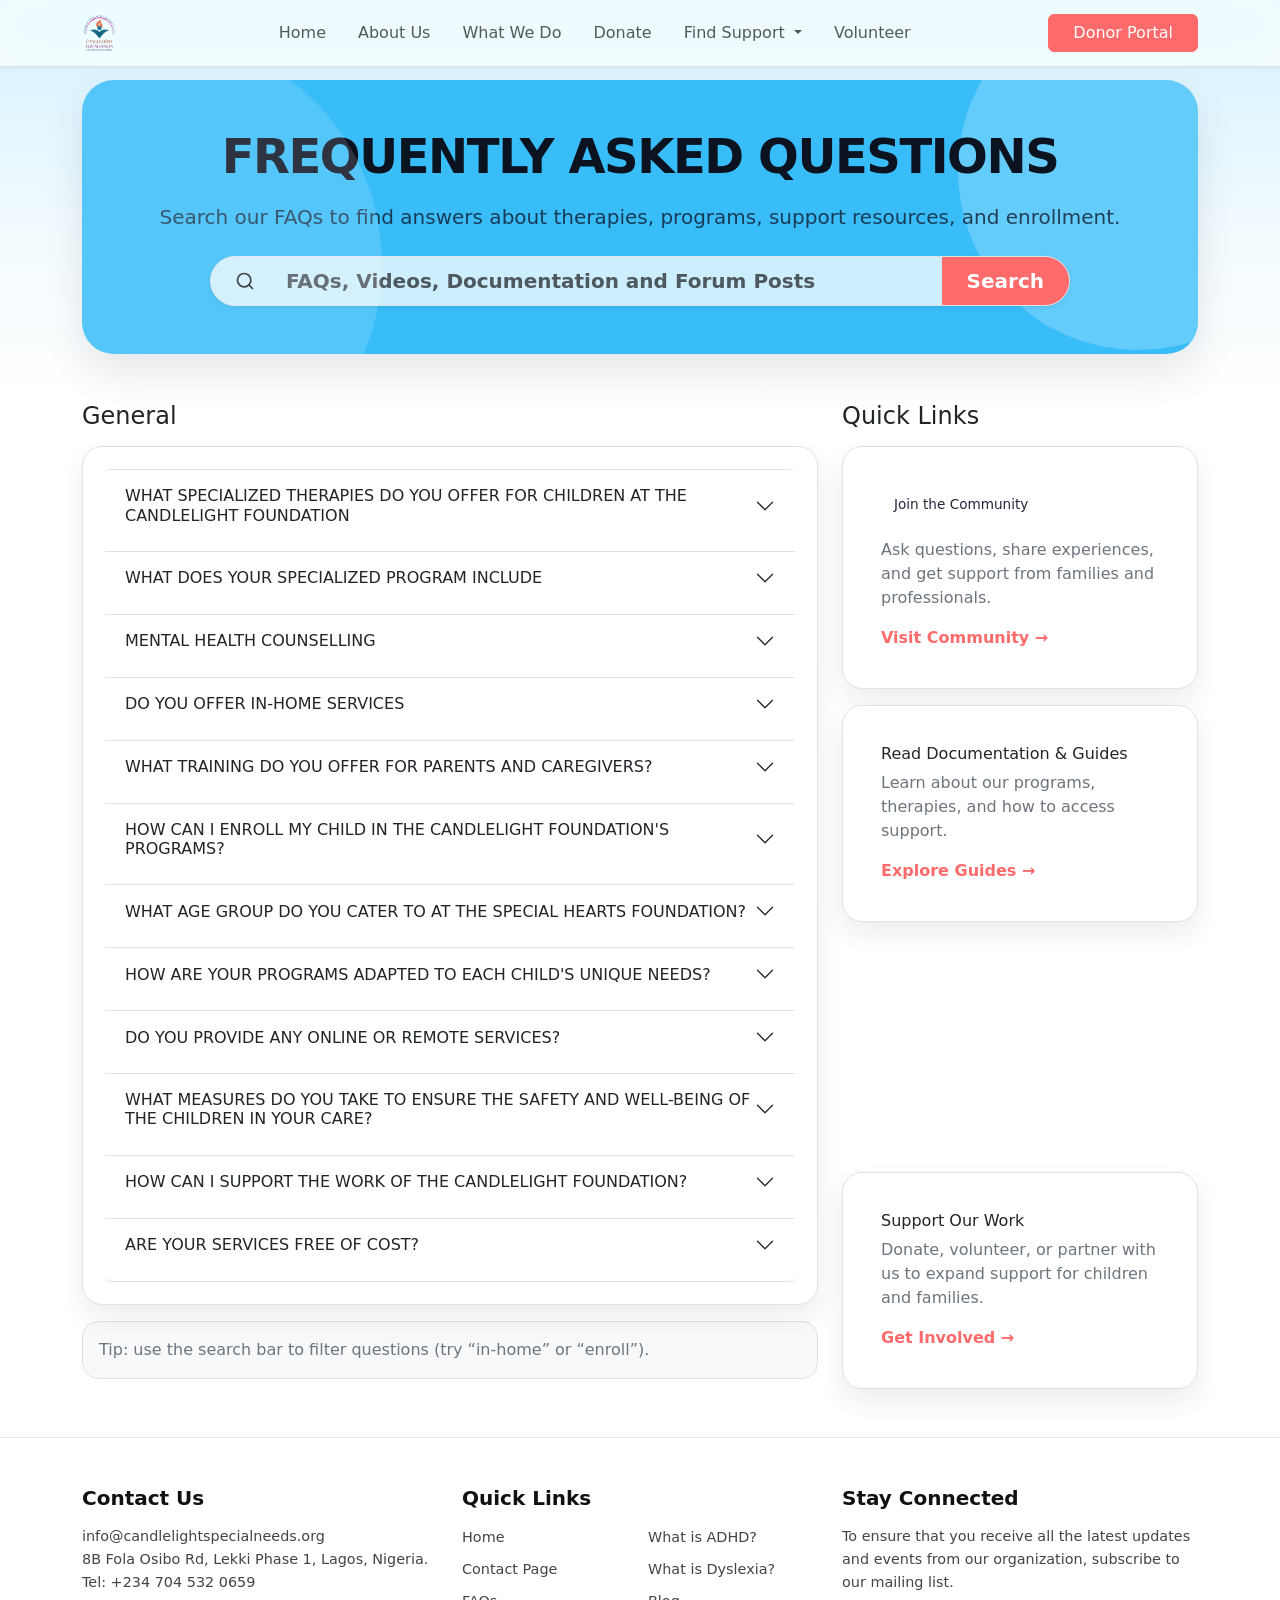
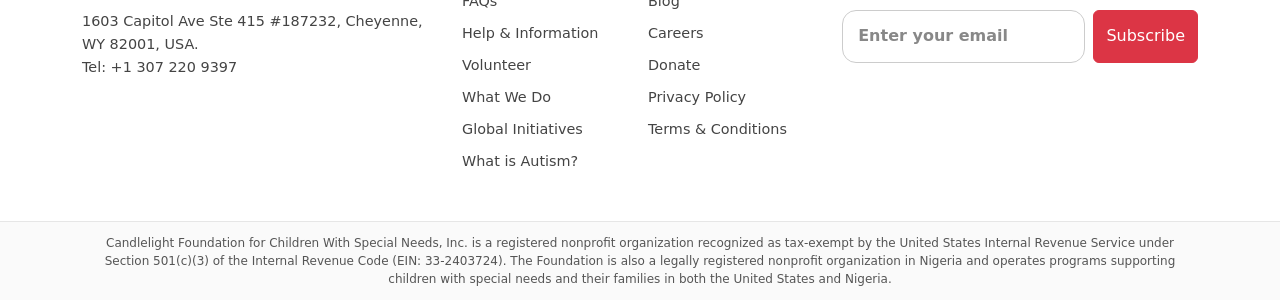
<file: faq.html>
<!doctype html>
<html lang="en">
<head>
  <meta charset="UTF-8" />
  <meta name="viewport" content="width=device-width, initial-scale=1.0" />
  <title>FAQs • Candlelight Foundation</title>
  <link rel="icon" type="image/svg+xml" href="favicon.svg" />

  <!-- Bootstrap 5 -->
  <link href="https://cdn.jsdelivr.net/npm/bootstrap@5.3.3/dist/css/bootstrap.min.css" rel="stylesheet">
  <link rel="stylesheet" href="css/styles.css" />

</head>

<body class="bg-white">

  <!-- NAVBAR -->
  <nav
    class="navbar navbar-expand-lg navbar-light bg-white bg-opacity-75 backdrop-blur shadow-sm border-bottom fixed-top"
  >
    <div class="container">
      <a class="navbar-brand d-flex align-items-center" href="index.html">
        <img
          src="assets/images/logo-candlelight.svg"
          alt="Candlelight Logo"
          height="40"
          class="me-2"
        />
        <!-- <span class="fw-semibold">Candlelight</span> -->
      </a>
      <button
        class="navbar-toggler"
        type="button"
        data-bs-toggle="collapse"
        data-bs-target="#mainNav"
        aria-controls="mainNav"
        aria-expanded="false"
        aria-label="Toggle navigation"
      >
        <span class="navbar-toggler-icon"></span>
      </button>
      <div class="collapse navbar-collapse" id="mainNav">
        <div class="d-flex justify-content-end p-4 d-lg-none">
          <button class="navbar-close-btn" aria-label="Close menu">
            <svg xmlns="http://www.w3.org/2000/svg" width="24" height="24" viewBox="0 0 24 24" fill="none" stroke="currentColor" stroke-width="2" stroke-linecap="round" stroke-linejoin="round">
              <line x1="18" y1="6" x2="6" y2="18"></line>
              <line x1="6" y1="6" x2="18" y2="18"></line>
            </svg>
          </button>
        </div>
        <ul class="navbar-nav mx-auto gap-3">
          <li class="nav-item">
            <a class="nav-link" href="index.html">Home</a>
          </li>
          <li class="nav-item">
            <a class="nav-link" href="#">About Us</a>
          </li>
          <li class="nav-item">
            <a class="nav-link" href="#">What We Do</a>
          </li>
          <li class="nav-item"><a class="nav-link" href="#">Donate</a></li>
          <li class="nav-item dropdown">
            <a
              class="nav-link dropdown-toggle"
              href="#"
              role="button"
              data-bs-toggle="dropdown"
              aria-expanded="false"
            >
              Find Support
            </a>
            <ul class="dropdown-menu">
              <li>
                <a class="dropdown-item" href="help-and-information.html">Help and Information</a>
              </li>
              <li><a class="dropdown-item" href="faq.html">FAQ</a></li>
              <li>
                <a class="dropdown-item" href="contact-page.html">Contact Page</a>
              </li>
            </ul>
          </li>
          <li class="nav-item"><a class="nav-link" href="#">Volunteer</a></li>
        </ul>
        <a
          class="btn px-4"
          href="#"
          style="
            background-color: #ff6b6b;
            color: white;
            border-color: #ff6b6b;
          "
          >Donor Portal</a
        >
      </div>
    </div>
  </nav>

  <!-- HERO -->
  <section class="hero-wrap py-4 py-md-5" style="padding-top: 80px !important;">
    <div class="container">
      <div class="hero-card rounded-hero shadow-soft p-4 p-md-5 scroll-zoom-in">
        <div class="hero-content text-center">
          <h1 class="display-4 fw-bold mb-3" style="letter-spacing:-.03em; color:#0b1220; font-size: clamp(28px, 4vw, 48px);">
            FREQUENTLY ASKED QUESTIONS
          </h1>
          <p class="lead mb-4" style="color: rgba(15,23,42,.78); font-size: clamp(16px, 2vw, 20px);">
            Search our FAQs to find answers about therapies, programs, support resources, and enrollment.
          </p>

          <div class="mx-auto" style="max-width: 860px;">
            <div class="input-group input-group-lg bg-white bg-opacity-75 border rounded-pill shadow-sm overflow-hidden">
              <span class="input-group-text bg-transparent border-0 ps-4">
                <svg xmlns="http://www.w3.org/2000/svg" width="20" height="20" viewBox="0 0 24 24" fill="none" stroke="currentColor" stroke-width="2" stroke-linecap="round" stroke-linejoin="round">
                  <circle cx="11" cy="11" r="8"></circle>
                  <path d="m21 21-4.35-4.35"></path>
                </svg>
              </span>
              <input id="faqSearch" type="search" class="form-control border-0 bg-transparent"
                     placeholder="FAQs, Videos, Documentation and Forum Posts" aria-label="Search FAQs">
              <button class="btn btn-accent px-4" type="button">Search</button>
            </div>
          </div>

        </div>
      </div>
    </div>
  </section>

  <!-- CONTENT -->
  <main class="container pb-5">
    <div class="row g-4">
      <!-- LEFT: FAQs -->
      <div class="col-lg-8">
        <h2 class="h4 mb-3 scroll-fade-in">General</h2>

        <div class="card card-soft border scroll-slide-left">
          <div class="card-body p-0">

            <div class="accordion" id="faqAccordion">
              <!-- 1 -->
              <div class="accordion-item border-0 border-top">
                <h2 class="accordion-header" id="q1">
                  <button class="accordion-button collapsed" type="button" data-bs-toggle="collapse" data-bs-target="#a1" aria-expanded="false" aria-controls="a1">
                    WHAT SPECIALIZED THERAPIES DO YOU OFFER FOR CHILDREN AT THE CANDLELIGHT FOUNDATION
                  </button>
                </h2>
                <div id="a1" class="accordion-collapse collapse" aria-labelledby="q1" data-bs-parent="#faqAccordion">
                  <div class="accordion-body text-secondary">
                    We offer a range of specialized therapies including behavioral therapy, speech therapy, and cognitive therapy.
                    These therapies are designed to help children with Autism, ADHD, and speech dyslexia improve their social skills,
                    communication, and cognitive functions.
                  </div>
                </div>
              </div>

              <!-- 2 -->
              <div class="accordion-item border-0 border-top">
                <h2 class="accordion-header" id="q2">
                  <button class="accordion-button collapsed" type="button" data-bs-toggle="collapse" data-bs-target="#a2" aria-expanded="false" aria-controls="a2">
                    WHAT DOES YOUR SPECIALIZED PROGRAM INCLUDE
                  </button>
                </h2>
                <div id="a2" class="accordion-collapse collapse" aria-labelledby="q2" data-bs-parent="#faqAccordion">
                  <div class="accordion-body text-secondary">
                    Our specialized educational program includes individualized learning plans tailored to each child's unique needs
                    and abilities. We focus on developing both academic and life skills, using adaptive learning materials and techniques.
                  </div>
                </div>
              </div>

              <!-- 3 -->
              <div class="accordion-item border-0 border-top">
                <h2 class="accordion-header" id="q3">
                  <button class="accordion-button collapsed" type="button" data-bs-toggle="collapse" data-bs-target="#a3" aria-expanded="false" aria-controls="a3">
                    MENTAL HEALTH COUNSELLING
                  </button>
                </h2>
                <div id="a3" class="accordion-collapse collapse" aria-labelledby="q3" data-bs-parent="#faqAccordion">
                  <div class="accordion-body text-secondary">
                    We provide a range of supportive resources and services, including assistive technology, social and emotional support,
                    and physical and occupational therapy. These resources are designed to support the overall development of children with
                    Autism, ADHD, and speech dyslexia.
                  </div>
                </div>
              </div>

              <!-- 4 -->
              <div class="accordion-item border-0 border-top">
                <h2 class="accordion-header" id="q4">
                  <button class="accordion-button collapsed" type="button" data-bs-toggle="collapse" data-bs-target="#a4" aria-expanded="false" aria-controls="a4">
                    DO YOU OFFER IN-HOME SERVICES
                  </button>
                </h2>
                <div id="a4" class="accordion-collapse collapse" aria-labelledby="q4" data-bs-parent="#faqAccordion">
                  <div class="accordion-body text-secondary">
                    Yes, we do offer in-home services. Our team of professionals can provide therapies, educational programs, and supportive
                    resources in the comfort of your home. This allows us to create a familiar and comfortable environment for the child,
                    which can enhance the effectiveness of our services.
                  </div>
                </div>
              </div>

              <!-- 5 -->
              <div class="accordion-item border-0 border-top">
                <h2 class="accordion-header" id="q5">
                  <button class="accordion-button collapsed" type="button" data-bs-toggle="collapse" data-bs-target="#a5" aria-expanded="false" aria-controls="a5">
                    WHAT TRAINING DO YOU OFFER FOR PARENTS AND CAREGIVERS?
                  </button>
                </h2>
                <div id="a5" class="accordion-collapse collapse" aria-labelledby="q5" data-bs-parent="#faqAccordion">
                  <div class="accordion-body text-secondary">
                    We offer comprehensive training programs for parents and caregivers. This includes workshops on understanding specific
                    exceptionalities like Autism, ADHD, and Dyslexia, strategies for effective communication with children with special needs,
                    guidance on creating a supportive home environment, and emotional and psychological support.
                  </div>
                </div>
              </div>

              <!-- 6 -->
              <div class="accordion-item border-0 border-top">
                <h2 class="accordion-header" id="q6">
                  <button class="accordion-button collapsed" type="button" data-bs-toggle="collapse" data-bs-target="#a6" aria-expanded="false" aria-controls="a6">
                    HOW CAN I ENROLL MY CHILD IN THE CANDLELIGHT FOUNDATION'S PROGRAMS?
                  </button>
                </h2>
                <div id="a6" class="accordion-collapse collapse" aria-labelledby="q6" data-bs-parent="#faqAccordion">
                  <div class="accordion-body text-secondary">
                    You can contact us directly through our website or by phone to discuss enrollment. Our team will guide you through the
                    process, which includes an initial assessment to understand your child's unique needs and how we can best support them.
                  </div>
                </div>
              </div>

              <!-- 7 -->
              <div class="accordion-item border-0 border-top">
                <h2 class="accordion-header" id="q7">
                  <button class="accordion-button collapsed" type="button" data-bs-toggle="collapse" data-bs-target="#a7" aria-expanded="false" aria-controls="a7">
                    WHAT AGE GROUP DO YOU CATER TO AT THE SPECIAL HEARTS FOUNDATION?
                  </button>
                </h2>
                <div id="a7" class="accordion-collapse collapse" aria-labelledby="q7" data-bs-parent="#faqAccordion">
                  <div class="accordion-body text-secondary">
                    We cater to children of all ages, from babies and toddlers to adolescents. The exact age range can vary depending on the
                    specific program or service. Please contact us directly for more information.
                  </div>
                </div>
              </div>

              <!-- 8 -->
              <div class="accordion-item border-0 border-top">
                <h2 class="accordion-header" id="q8">
                  <button class="accordion-button collapsed" type="button" data-bs-toggle="collapse" data-bs-target="#a8" aria-expanded="false" aria-controls="a8">
                    HOW ARE YOUR PROGRAMS ADAPTED TO EACH CHILD'S UNIQUE NEEDS?
                  </button>
                </h2>
                <div id="a8" class="accordion-collapse collapse" aria-labelledby="q8" data-bs-parent="#faqAccordion">
                  <div class="accordion-body text-secondary">
                    Our team of professionals conducts a thorough assessment of each child to understand their strengths, areas of difficulty,
                    and personal interests. Based on this assessment, we develop an individualized plan that includes specialized therapies, an
                    educational program, and supportive resources tailored to the child's unique needs.
                  </div>
                </div>
              </div>

              <!-- 9 -->
              <div class="accordion-item border-0 border-top">
                <h2 class="accordion-header" id="q9">
                  <button class="accordion-button collapsed" type="button" data-bs-toggle="collapse" data-bs-target="#a9" aria-expanded="false" aria-controls="a9">
                    DO YOU PROVIDE ANY ONLINE OR REMOTE SERVICES?
                  </button>
                </h2>
                <div id="a9" class="accordion-collapse collapse" aria-labelledby="q9" data-bs-parent="#faqAccordion">
                  <div class="accordion-body text-secondary">
                    Yes, we offer some services remotely to ensure we can support children and their families regardless of their location or
                    circumstances. This includes online therapy sessions, virtual parent and caregiver training, and digital resources. Please
                    contact us for more information about our online services.
                  </div>
                </div>
              </div>

              <!-- 10 -->
              <div class="accordion-item border-0 border-top">
                <h2 class="accordion-header" id="q10">
                  <button class="accordion-button collapsed" type="button" data-bs-toggle="collapse" data-bs-target="#a10" aria-expanded="false" aria-controls="a10">
                    WHAT MEASURES DO YOU TAKE TO ENSURE THE SAFETY AND WELL-BEING OF THE CHILDREN IN YOUR CARE?
                  </button>
                </h2>
                <div id="a10" class="accordion-collapse collapse" aria-labelledby="q10" data-bs-parent="#faqAccordion">
                  <div class="accordion-body text-secondary">
                    The safety and well-being of the children in our care is our top priority. We have stringent policies and procedures in place
                    to ensure a safe and nurturing environment. This includes thorough staff training, regular safety audits, and a strong focus
                    on respect and inclusivity.
                  </div>
                </div>
              </div>

              <!-- 11 -->
              <div class="accordion-item border-0 border-top">
                <h2 class="accordion-header" id="q11">
                  <button class="accordion-button collapsed" type="button" data-bs-toggle="collapse" data-bs-target="#a11" aria-expanded="false" aria-controls="a11">
                    HOW CAN I SUPPORT THE WORK OF THE CANDLELIGHT FOUNDATION?
                  </button>
                </h2>
                <div id="a11" class="accordion-collapse collapse" aria-labelledby="q11" data-bs-parent="#faqAccordion">
                  <div class="accordion-body text-secondary">
                    We welcome support from individuals and organizations in various forms, including donations, volunteering, and partnerships.
                    Please visit our website or contact us directly to learn more about how you can support our work.
                  </div>
                </div>
              </div>

              <!-- 12 -->
              <div class="accordion-item border-0 border-top border-bottom">
                <h2 class="accordion-header" id="q12">
                  <button class="accordion-button collapsed" type="button" data-bs-toggle="collapse" data-bs-target="#a12" aria-expanded="false" aria-controls="a12">
                    ARE YOUR SERVICES FREE OF COST?
                  </button>
                </h2>
                <div id="a12" class="accordion-collapse collapse" aria-labelledby="q12" data-bs-parent="#faqAccordion">
                  <div class="accordion-body text-secondary">
                    Yes, all our services including specialized therapies, educational programs, supportive resources, and parent and caregiver
                    training are offered at no cost, thanks to our generous donors and sponsors. We believe that every child deserves access to
                    the support they need, regardless of their financial situation.
                  </div>
                </div>
              </div>

            </div><!-- /accordion -->
          </div>
        </div>

        <div class="mt-3 p-3 bg-light border rounded-4 text-secondary">
          Tip: use the search bar to filter questions (try “in-home” or “enroll”).
        </div>
      </div>

      <!-- RIGHT: QUICK LINKS -->
      <div class="col-lg-4">
        <h2 class="h4 mb-3 scroll-fade-in">Quick Links</h2>

        <div class="d-flex flex-column gap-3">
          <div class="card card-soft border scroll-slide-right">
            <div class="card-body">
              <span class="pill">Join the Community</span>
              <p class="text-secondary mt-3 mb-3">
                Ask questions, share experiences, and get support from families and professionals.
              </p>
              <a class="link-accent" href="#">Visit Community →</a>
            </div>
          </div>

          <div class="card card-soft border scroll-slide-right">
            <div class="card-body">
              <h3 class="h6 mb-2">Read Documentation & Guides</h3>
              <p class="text-secondary mb-3">
                Learn about our programs, therapies, and how to access support.
              </p>
              <a class="link-accent" href="#">Explore Guides →</a>
            </div>
          </div>

          <div class="card card-soft border scroll-slide-right">
            <div class="card-body">
              <h3 class="h6 mb-2">Contact Support</h3>
              <p class="text-secondary mb-3">
                Need help with enrollment or services? Reach out and we’ll respond as soon as possible.
              </p>
              <a class="link-accent" href="#">Contact Us →</a>
            </div>
          </div>

          <div class="card card-soft border">
            <div class="card-body">
              <h3 class="h6 mb-2">Support Our Work</h3>
              <p class="text-secondary mb-3">
                Donate, volunteer, or partner with us to expand support for children and families.
              </p>
              <a class="link-accent" href="#">Get Involved →</a>
            </div>
          </div>
        </div>
      </div>

    </div>
  </main>

  <!-- Bootstrap JS -->
  <script src="https://cdn.jsdelivr.net/npm/bootstrap@5.3.3/dist/js/bootstrap.bundle.min.js"></script>

  <footer class="main-footer">
    <div class="container py-5">
      <div class="row gy-4">
        <!-- Column 1: Contact -->
        <div class="col-lg-4 col-md-6">
          <h5 class="footer-title">Contact Us</h5>
          <p class="footer-text">
            info@candlelightspecialneeds.org<br />
            8B Fola Osibo Rd, Lekki Phase 1, Lagos, Nigeria.<br />
            Tel: +234 704 532 0659
          </p>
          <p class="footer-text mt-3">
            1603 Capitol Ave Ste 415 #187232, Cheyenne, WY 82001, USA.<br />
            Tel: +1 307 220 9397
          </p>
        </div>

        <!-- Column 2: Quick Links -->
        <div class="col-lg-4 col-md-6">
          <h5 class="footer-title">Quick Links</h5>
          <ul class="footer-links">
            <li><a href="index.html">Home</a></li>
            <li><a href="contact-page.html">Contact Page</a></li>
            <li><a href="faq.html">FAQs</a></li>
            <li><a href="help-and-information.html">Help & Information</a></li>
            <li><a href="volounteer.html">Volunteer</a></li>
            <li><a href="#">What We Do</a></li>
            <li><a href="#">Global Initiatives</a></li>
            <li><a href="#">What is Autism?</a></li>
            <li><a href="#">What is ADHD?</a></li>
            <li><a href="#">What is Dyslexia?</a></li>
            <li><a href="#">Blog</a></li>
            <li><a href="#">Careers</a></li>
            <li><a href="#">Donate</a></li>
            <li><a href="#">Privacy Policy</a></li>
            <li><a href="#">Terms & Conditions</a></li>
          </ul>
        </div>

        <!-- Column 3: Newsletter -->
        <div class="col-lg-4">
          <h5 class="footer-title">Stay Connected</h5>
          <p class="footer-text">
            To ensure that you receive all the latest updates and events from our
            organization, subscribe to our mailing list.
          </p>

          <form class="newsletter-form mt-3">
            <div class="d-flex gap-2">
              <input
                type="email"
                class="form-control"
                placeholder="Enter your email"
                required
              />
              <button type="submit" class="btn btn-danger">
                Subscribe
              </button>
            </div>
          </form>
        </div>
      </div>
    </div>

    <!-- Legal Disclaimer Bar -->
    <div class="legal-footer-bar">
      <div class="container">
        <p class="legal-footer-text">
          Candlelight Foundation for Children With Special Needs, Inc. is a
          registered nonprofit organization recognized as tax-exempt by the United
          States Internal Revenue Service under Section 501(c)(3) of the Internal
          Revenue Code (EIN: 33-2403724). The Foundation is also a legally registered
          nonprofit organization in Nigeria and operates programs supporting
          children with special needs and their families in both the United States
          and Nigeria.
        </p>
      </div>
    </div>
  </footer>

  <script src="js/main.js"></script>
</body>
</html>
</file>
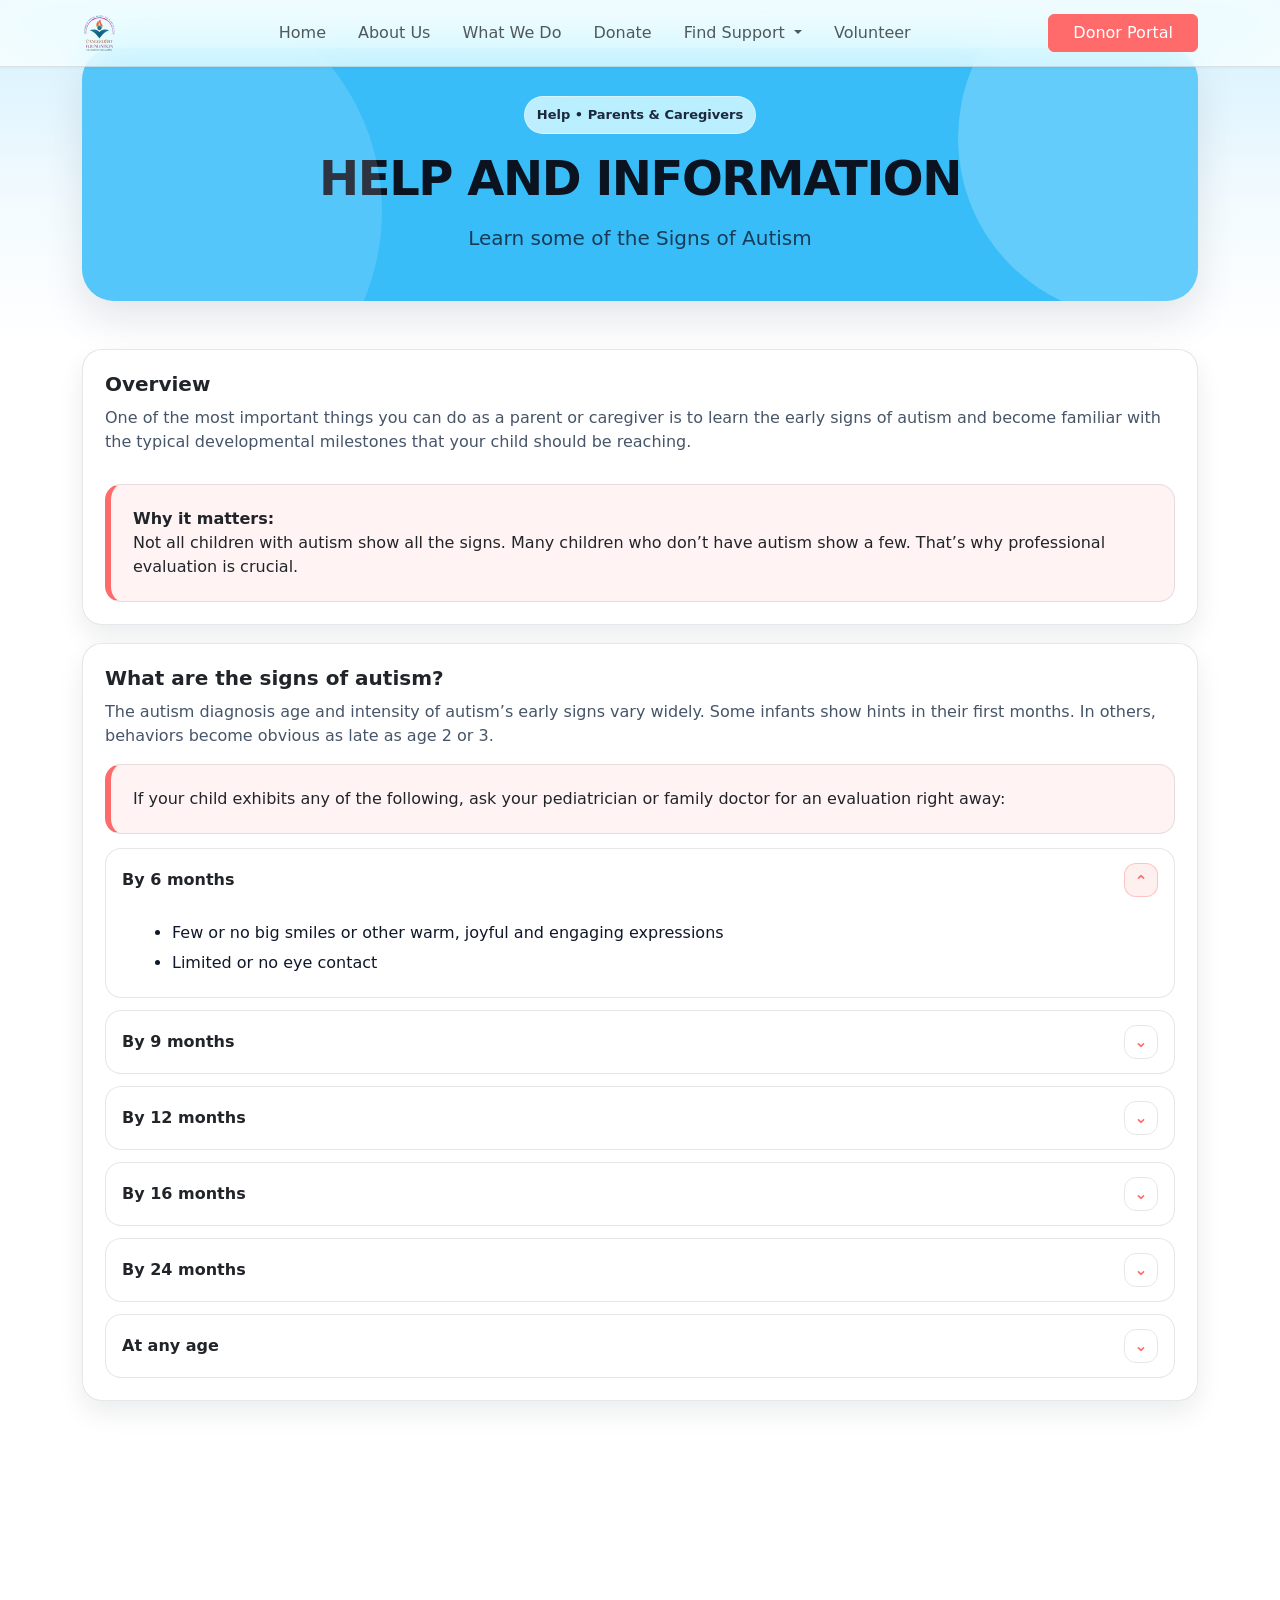
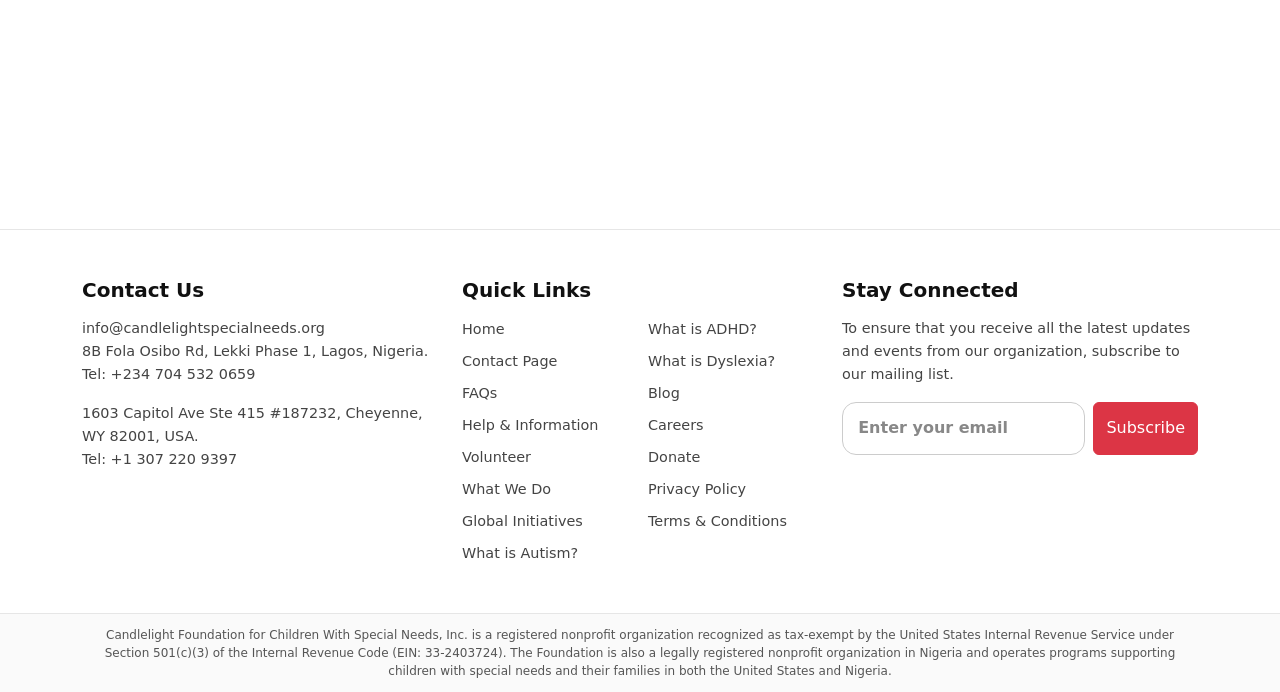
<file: help-and-information.html>
<!doctype html>
<html lang="en">
<head>
  <meta charset="utf-8" />
  <meta name="viewport" content="width=device-width, initial-scale=1" />
  <title>Help and Information</title>
  <link rel="icon" type="image/svg+xml" href="favicon.svg" />
  <link
    href="https://cdn.jsdelivr.net/npm/bootstrap@5.3.2/dist/css/bootstrap.min.css"
    rel="stylesheet"
  />
  <link rel="stylesheet" href="css/styles.css" />
  
</head>
<body>
  <nav
    class="navbar navbar-expand-lg navbar-light bg-white bg-opacity-75 backdrop-blur shadow-sm border-bottom fixed-top"
  >
    <div class="container">
      <a class="navbar-brand d-flex align-items-center" href="index.html">
        <img
          src="assets/images/logo-candlelight.svg"
          alt="Candlelight Logo"
          height="40"
          class="me-2"
        />
        <!-- <span class="fw-semibold">Candlelight</span> -->
      </a>
      <button
        class="navbar-toggler"
        type="button"
        data-bs-toggle="collapse"
        data-bs-target="#mainNav"
        aria-controls="mainNav"
        aria-expanded="false"
        aria-label="Toggle navigation"
      >
        <span class="navbar-toggler-icon"></span>
      </button>
      <div class="collapse navbar-collapse" id="mainNav">
        <div class="d-flex justify-content-end p-4 d-lg-none">
          <button class="navbar-close-btn" aria-label="Close menu">
            <svg xmlns="http://www.w3.org/2000/svg" width="24" height="24" viewBox="0 0 24 24" fill="none" stroke="currentColor" stroke-width="2" stroke-linecap="round" stroke-linejoin="round">
              <line x1="18" y1="6" x2="6" y2="18"></line>
              <line x1="6" y1="6" x2="18" y2="18"></line>
            </svg>
          </button>
        </div>
        <ul class="navbar-nav mx-auto gap-3">
          <li class="nav-item">
            <a class="nav-link" href="index.html">Home</a>
          </li>
          <li class="nav-item">
            <a class="nav-link" href="#">About Us</a>
          </li>
          <li class="nav-item">
            <a class="nav-link" href="#">What We Do</a>
          </li>
          <li class="nav-item"><a class="nav-link" href="#">Donate</a></li>
          <li class="nav-item dropdown">
            <a
              class="nav-link dropdown-toggle"
              href="#"
              role="button"
              data-bs-toggle="dropdown"
              aria-expanded="false"
            >
              Find Support
            </a>
            <ul class="dropdown-menu">
              <li>
                <a class="dropdown-item" href="help-and-information.html">Help and Information</a>
              </li>
              <li><a class="dropdown-item" href="faq.html">FAQ</a></li>
              <li>
                <a class="dropdown-item" href="contact-page.html">Contact Page</a>
              </li>
            </ul>
          </li>
          <li class="nav-item"><a class="nav-link" href="#">Volunteer</a></li>
        </ul>
        <a
          class="btn px-4"
          href="#"
          style="
            background-color: #ff6b6b;
            color: white;
            border-color: #ff6b6b;
          "
          >Donor Portal</a
        >
      </div>
    </div>
  </nav>

  <!-- HERO -->
  <section class="hero-wrap py-4 py-md-5">
    <div class="container">
      <div class="hero-card rounded-hero shadow-soft p-4 p-md-5 scroll-zoom-in">
        <div class="hero-content text-center">
          <div class="kicker mb-3">Help • Parents & Caregivers</div>
          <h1 class="display-4 fw-bold mb-3 text-uppercase" style="letter-spacing:-.03em; color:#0b1220; font-size: clamp(28px, 4vw, 48px);">
            HELP AND INFORMATION
          </h1>
          <p class="lead mb-0" style="color: rgba(15,23,42,.78); font-size: clamp(16px, 2vw, 20px);">
            Learn some of the Signs of Autism
          </p>
        </div>
      </div>
    </div>
  </section>

  <main class="content">
    <div class="container grid">
      <!-- Intro -->
      <section class="card stack scroll-fade-in">
        <h2>Overview</h2>
        <p class="muted">
          One of the most important things you can do as a parent or caregiver is to learn the early signs of autism
          and become familiar with the typical developmental milestones that your child should be reaching.
        </p>

        <div class="card callout" style="box-shadow:none; margin-top:14px;">
          <strong>Why it matters:</strong>
          Not all children with autism show all the signs. Many children who don’t have autism show a few.
          That’s why professional evaluation is crucial.
        </div>
      </section>

      <!-- What are the signs -->
      <section class="card stack scroll-slide-left">
        <h2>What are the signs of autism?</h2>
        <p class="muted">
          The autism diagnosis age and intensity of autism’s early signs vary widely. Some infants show hints in their
          first months. In others, behaviors become obvious as late as age 2 or 3.
        </p>

        <div class="card callout" style="box-shadow:none;">
          If your child exhibits any of the following, ask your pediatrician or family doctor for an evaluation right away:
        </div>

        <div style="margin-top:14px;">
          <details>
            <summary>
              By 6 months
              <span class="chev">⌄</span>
            </summary>
            <div class="panel">
              <ul>
                <li>Few or no big smiles or other warm, joyful and engaging expressions</li>
                <li>Limited or no eye contact</li>
              </ul>
            </div>
          </details>

          <details>
            <summary>
              By 9 months
              <span class="chev">⌄</span>
            </summary>
            <div class="panel">
              <ul>
                <li>Little or no back-and-forth sharing of sounds, smiles or other facial expressions</li>
              </ul>
            </div>
          </details>

          <details>
            <summary>
              By 12 months
              <span class="chev">⌄</span>
            </summary>
            <div class="panel">
              <ul>
                <li>Little or no babbling</li>
                <li>Little or no back-and-forth gestures such as pointing, showing, reaching or waving</li>
                <li>Little or no response to name</li>
              </ul>
            </div>
          </details>

          <details>
            <summary>
              By 16 months
              <span class="chev">⌄</span>
            </summary>
            <div class="panel">
              <ul>
                <li>Very few or no words</li>
              </ul>
            </div>
          </details>

          <details>
            <summary>
              By 24 months
              <span class="chev">⌄</span>
            </summary>
            <div class="panel">
              <ul>
                <li>Very few or no meaningful, two-word phrases (not including imitating or repeating)</li>
              </ul>
            </div>
          </details>

          <details>
            <summary>
              At any age
              <span class="chev">⌄</span>
            </summary>
            <div class="panel">
              <ul>
                <li>Loss of previously acquired speech, babbling or social skills</li>
                <li>Avoidance of eye contact</li>
                <li>Persistent preference for solitude</li>
                <li>Difficulty understanding other people’s feelings</li>
                <li>Delayed language development</li>
                <li>Persistent repetition of words or phrases (echolalia)</li>
                <li>Resistance to minor changes in routine or surroundings</li>
                <li>Restricted interests</li>
                <li>Repetitive behaviors (flapping, rocking, spinning, etc.)</li>
                <li>Unusual and intense reactions to sounds, smells, tastes, textures, lights and/or colors</li>
              </ul>
            </div>
          </details>
        </div>
      </section>

      <!-- Research -->
      <aside class="card scroll-slide-right">
        <h2>Early screening & support</h2>
        <p class="muted">
          Recent research confirms that appropriate screening can determine whether a child is at risk for autism as
          young as one year. While every child develops differently, we also know that early treatment improves outcomes,
          often dramatically.
        </p>
        <p class="muted">
          Studies show, for example, that early intensive behavioral intervention improves learning, communication and
          social skills in young children with autism spectrum disorders (ASD).
        </p>
        <div class="btnrow">
          <button class="btn" type="button">Request an evaluation</button>
          <button class="btn secondary" type="button">Find local resources</button>
        </div>
      </aside>

      <!-- Read More -->
      <section class="card scroll-slide-up">
        <h2>Read More</h2>
        <div class="links">
          <a class="linkcard" href="#">
            <span>What Are some the Symptoms of Autism?</span>
            <span class="pill">Open</span>
          </a>
          <a class="linkcard" href="#">
            <span>Sensory Issues</span>
            <span class="pill">Open</span>
          </a>
          <a class="linkcard" href="#">
            <span>What Is Asperger Syndrome?</span>
            <span class="pill">Open</span>
          </a>
          <a class="linkcard" href="#">
            <span>WHO Caregiver Skills Training Program</span>
            <span class="pill">Open</span>
          </a>
        </div>
      </section>
    </div>
  </main>

  <script
    src="https://cdn.jsdelivr.net/npm/bootstrap@5.3.2/dist/js/bootstrap.bundle.min.js"
  ></script>

  <footer class="main-footer">
    <div class="container py-5">
      <div class="row gy-4">
        <!-- Column 1: Contact -->
        <div class="col-lg-4 col-md-6">
          <h5 class="footer-title">Contact Us</h5>
          <p class="footer-text">
            info@candlelightspecialneeds.org<br />
            8B Fola Osibo Rd, Lekki Phase 1, Lagos, Nigeria.<br />
            Tel: +234 704 532 0659
          </p>
          <p class="footer-text mt-3">
            1603 Capitol Ave Ste 415 #187232, Cheyenne, WY 82001, USA.<br />
            Tel: +1 307 220 9397
          </p>
        </div>

        <!-- Column 2: Quick Links -->
        <div class="col-lg-4 col-md-6">
          <h5 class="footer-title">Quick Links</h5>
          <ul class="footer-links">
            <li><a href="index.html">Home</a></li>
            <li><a href="contact-page.html">Contact Page</a></li>
            <li><a href="faq.html">FAQs</a></li>
            <li><a href="help-and-information.html">Help & Information</a></li>
            <li><a href="volounteer.html">Volunteer</a></li>
            <li><a href="#">What We Do</a></li>
            <li><a href="#">Global Initiatives</a></li>
            <li><a href="#">What is Autism?</a></li>
            <li><a href="#">What is ADHD?</a></li>
            <li><a href="#">What is Dyslexia?</a></li>
            <li><a href="#">Blog</a></li>
            <li><a href="#">Careers</a></li>
            <li><a href="#">Donate</a></li>
            <li><a href="#">Privacy Policy</a></li>
            <li><a href="#">Terms & Conditions</a></li>
          </ul>
        </div>

        <!-- Column 3: Newsletter -->
        <div class="col-lg-4">
          <h5 class="footer-title">Stay Connected</h5>
          <p class="footer-text">
            To ensure that you receive all the latest updates and events from our
            organization, subscribe to our mailing list.
          </p>

          <form class="newsletter-form mt-3">
            <div class="d-flex gap-2">
              <input
                type="email"
                class="form-control"
                placeholder="Enter your email"
                required
              />
              <button type="submit" class="btn btn-danger">
                Subscribe
              </button>
            </div>
          </form>
        </div>
      </div>
    </div>

    <!-- Legal Disclaimer Bar -->
    <div class="legal-footer-bar">
      <div class="container">
        <p class="legal-footer-text">
          Candlelight Foundation for Children With Special Needs, Inc. is a
          registered nonprofit organization recognized as tax-exempt by the United
          States Internal Revenue Service under Section 501(c)(3) of the Internal
          Revenue Code (EIN: 33-2403724). The Foundation is also a legally registered
          nonprofit organization in Nigeria and operates programs supporting
          children with special needs and their families in both the United States
          and Nigeria.
        </p>
      </div>
    </div>
  </footer>

  <script src="js/main.js"></script>
</body>
</html>
</file>
<file: css/styles.css>
:root{--brand:#cd0b94; --hero:#38BDF8; --accent:#FF6B6B; --darkblue:#002B5B}
body{font-family:Inter, system-ui, -apple-system, 'Segoe UI', Roboto, 'Helvetica Neue', Arial}
h2.text-primary, .text-primary{color:var(--accent) !important}

/* Glassy iOS Navbar */
.navbar {
  background: rgba(255, 255, 255, 0.7) !important;
  backdrop-filter: saturate(180%) blur(20px);
  -webkit-backdrop-filter: saturate(180%) blur(20px);
  border-bottom: 0.5px solid rgba(0, 0, 0, 0.1) !important;
  box-shadow: 0 1px 3px rgba(0, 0, 0, 0.05) !important;
}

/* MOBILE ONLY: stop layout from exceeding viewport width */
@media (max-width: 991.98px) {
  html, body {
    overflow-x: hidden;
    width: 100%;
  }

  /* Make sure hero content cannot force horizontal scroll */
  .home-hero,
  .home-hero .container,
  .home-hero .row {
    overflow-x: hidden;
  }

  /* Force the long subtitle to wrap instead of running off-screen */
  .home-hero span.text-uppercase {
    display: block;
    white-space: normal;
    word-break: break-word;
    max-width: 100%;
  }

  /* The usual overflow culprit: the hero image frame/offset */
  .image-frame {
    max-width: 100%;
  }

  /* If your .image-offset uses translate or negative positioning,
     this prevents it from widening the page */
  .image-offset {
    max-width: 100%;
    left: 0 !important;
    right: 0 !important;
  }

  /* Ensure image never exceeds the container */
  .image-main {
    max-width: 100%;
    height: auto;
  }
}

/* small hero tweak */
section.position-relative .col-4{min-height:420px}

/* card image circle */
.card-img-top{border-radius:9999px}

/* React Home mimic */
.home-hero{background:var(--hero); position:relative; padding-top:5rem; padding-bottom:4rem; margin-top:70px}
.home-hero .wave-svg{position:absolute; bottom:-1px; left:0; width:100%; height:120px; color:var(--hero)}
.image-frame{position:relative; width:100%; max-width:480px; height:420px; border-top-right-radius:100px; border-bottom-left-radius:100px; overflow:hidden}
.image-offset{position:absolute; inset:0; background:var(--darkblue); transform:translate(16px,16px); border-top-right-radius:100px; border-bottom-left-radius:100px}
.image-main{position:relative; width:100%; height:100%; object-fit:cover; border-top-right-radius:100px; border-bottom-left-radius:100px}

.features-section{margin-top:-80px; margin-bottom:80px}
@media (max-width: 992px){.features-section{margin-top:-50px}}
.feature-card{background:#fff; padding:24px; border-radius:16px; box-shadow:0 10px 25px rgba(0,0,0,0.1); border-top:8px solid var(--accent); position:relative; padding-top:56px}
.icon-badge{position:absolute; top:-32px; left:50%; transform:translateX(-50%); width:64px; height:64px; border-radius:16px; display:flex; align-items:center; justify-content:center}
.icon-badge svg{width:28px; height:28px}

.special-design-section {
  background: linear-gradient(
    180deg,
    rgba(255, 107, 107, 0.06),
    rgba(255, 107, 107, 0.02)
  );
  overflow: hidden;
}
.special-bg-shape {
  position: absolute;
  border-radius: 999px;
  filter: blur(40px);
  opacity: 0.55;
  z-index: 1;
}
.special-bg-shape--one {
  width: 320px;
  height: 320px;
  top: -80px;
  left: -80px;
  background: rgba(255, 107, 107, 0.35);
}
.special-bg-shape--two {
  width: 380px;
  height: 380px;
  bottom: -120px;
  right: -120px;
  background: rgba(0, 0, 0, 0.08);
}

.special-card {
  background: rgba(255, 255, 255, 0.9);
  border: 1px solid rgba(0, 0, 0, 0.06);
  border-radius: 22px;
  box-shadow: 0 20px 60px rgba(0, 0, 0, 0.06);
}
.special-icon {
  width: 44px;
  height: 44px;
  border-radius: 14px;
  display: flex;
  align-items: center;
  justify-content: center;
  color: #ff6b6b;
  background: rgba(255, 107, 107, 0.12);
}
.special-chip {
  display: inline-block;
  padding: 6px 12px;
  border-radius: 999px;
  background: rgba(0, 0, 0, 0.05);
  color: #222;
  font-weight: 700;
  font-size: 0.82rem;
  letter-spacing: 0.6px;
  text-transform: uppercase;
}
.special-highlight {
  border-radius: 16px;
  background: rgba(255, 107, 107, 0.1);
  border: 1px solid rgba(255, 107, 107, 0.18);
}
.special-list {
  list-style: none;
}
.special-list-item {
  display: flex;
  gap: 10px;
  padding: 12px 0;
  border-top: 1px dashed rgba(0, 0, 0, 0.1);
  color: #444;
}
.special-list-item:first-child {
  border-top: 0;
  padding-top: 0;
}
.special-check {
  width: 28px;
  height: 28px;
  border-radius: 10px;
  display: flex;
  align-items: center;
  justify-content: center;
  background: rgba(255, 107, 107, 0.12);
  color: #ff6b6b;
  font-weight: 900;
  flex: 0 0 28px;
  margin-top: 2px;
}

/* Scroll Animation Classes */
.scroll-fade-in {
  opacity: 0;
  transition: opacity 0.8s ease-out;
}

.scroll-fade-in.visible {
  opacity: 1;
}

.scroll-slide-left {
  opacity: 0;
  transform: translateX(-60px);
  transition: opacity 0.8s ease-out, transform 0.8s ease-out;
}

.scroll-slide-left.visible {
  opacity: 1;
  transform: translateX(0);
}

.scroll-slide-right {
  opacity: 0;
  transform: translateX(60px);
  transition: opacity 0.8s ease-out, transform 0.8s ease-out;
}

.scroll-slide-right.visible {
  opacity: 1;
  transform: translateX(0);
}

.scroll-slide-up {
  opacity: 0;
  transform: translateY(60px);
  transition: opacity 0.8s ease-out, transform 0.8s ease-out;
}

.scroll-slide-up.visible {
  opacity: 1;
  transform: translateY(0);
}

.scroll-zoom-in {
  opacity: 0;
  transform: scale(0.85);
  transition: opacity 0.8s ease-out, transform 0.8s ease-out;
}

.scroll-zoom-in.visible {
  opacity: 1;
  transform: scale(1);
}
/* Mobile Navbar Dropdown - Pure White Background with Slide-in from Right */
/* Mobile Navbar - Exact match to React Hero component */
@media (max-width: 992px) {
  .navbar-collapse {
    position: fixed !important;
    top: 0 !important;
    right: -100% !important;
    width: 256px !important;
    height: 100vh !important;
    background-color: #ffffff !important;
    z-index: 1050 !important;
    transition: right 0.3s ease-in-out !important;
    padding: 0 !important;
    overflow-y: auto !important;
    box-shadow: -2px 0 10px rgba(0, 0, 0, 0.1) !important;
  }
  
  .navbar-collapse.show {
    right: 0 !important;
  }
  
  .navbar-collapse.hiding {
    right: -100% !important;
  }
  
  .navbar-collapse .navbar-nav {
    flex-direction: column !important;
    gap: 1.5rem !important;
    padding: 0 1.5rem !important;
    margin: 1rem 0 !important;
  }
  
  .navbar-collapse .nav-link {
    color: #000000 !important;
    font-size: 1.125rem !important;
    font-weight: 500 !important;
    padding: 0 !important;
  }
  
  .navbar-collapse .nav-link:hover {
    color: #ff6b6b !important;
  }
  
  .navbar-collapse .btn {
    background-color: #ff6b6b !important;
    color: white !important;
    border: none !important;
    width: calc(100% - 3rem) !important;
    margin: 1rem 1.5rem !important;
    padding: 0.75rem 1rem !important;
    border-radius: 0.375rem !important;
    transition: background-color 0.2s ease !important;
  }
  
  .navbar-collapse .btn:hover {
    background-color: #e55a5a !important;
  }
  
  .navbar-close-btn {
    background: transparent !important;
    border: none !important;
    color: #000000 !important;
    padding: 0.5rem !important;
    cursor: pointer !important;
    display: flex !important;
    align-items: center !important;
    justify-content: center !important;
  }
  
  .navbar-close-btn:hover {
    background-color: rgba(0, 0, 0, 0.05) !important;
  }
  
  .navbar-close-btn svg {
    width: 24px !important;
    height: 24px !important;
  }
}

/* ============================================
   FOOTER STYLES (Shared across all pages)
   ============================================ */
.main-footer {
  background: #ffffff;
  color: #111;
  border-top: 1px solid #e6e6e6;
}

.footer-title {
  font-weight: 700;
  margin-bottom: 15px;
  color: #111;
}

.footer-text {
  color: #444;
  font-size: 0.9rem;
  line-height: 1.6;
}

.footer-links {
  list-style: none;
  padding: 0;
  margin: 0;
  columns: 2;
}

.footer-links li {
  margin-bottom: 8px;
}

.footer-links a {
  color: #444;
  text-decoration: none;
  font-size: 0.9rem;
}

.footer-links a:hover {
  color: #ff6b6b;
}

.newsletter-form input {
  background: #fff;
  border: 1px solid #ccc;
  color: #111;
}

.newsletter-form input::placeholder {
  color: #888;
}

.legal-footer-bar {
  border-top: 1px solid #e6e6e6;
  background: #fafafa;
  padding: 12px 0;
}

.legal-footer-text {
  margin: 0;
  font-size: 0.75rem;
  line-height: 1.5;
  color: #555;
  text-align: center;
  max-width: 1100px;
  margin-left: auto;
  margin-right: auto;
}

/* ============================================
   ABOUT HOME SECTION (index.html)
   ============================================ */
.about-home {
  position: relative;
  background: #fff;
}

.about-home .about-zig-row {
  position: relative;
  padding: 3.5rem 1.75rem;
  margin-bottom: 2.5rem;
  overflow: visible;
}

.about-home .about-zig-row > * {
  position: relative;
  z-index: 2;
}

/* ============================================
   SHARED PAGE STYLES (FAQ, Contact, Volunteer, Help)
   ============================================ */
.rounded-hero { 
  border-radius: 2rem; 
}

.shadow-soft { 
  box-shadow: 0 18px 40px rgba(15, 23, 42, .10); 
}

.btn-accent {
  background: var(--accent);
  border-color: var(--accent);
  color: #fff;
  font-weight: 600;
}

.btn-accent:hover { 
  filter: brightness(.97); 
  color: #fff; 
}

.hero-wrap {
  background: linear-gradient(180deg, rgba(56,189,248,.22), rgba(56,189,248,.06) 60%, transparent);
}

.hero-card {
  background: var(--hero);
  position: relative;
  overflow: hidden;
}

.hero-card::before {
  content: "";
  position: absolute;
  top: -90px; 
  right: -120px;
  width: 360px; 
  height: 360px;
  border-radius: 50%;
  background: rgba(255,255,255,.22);
}

.hero-card::after {
  content: "";
  position: absolute;
  bottom: -140px; 
  left: -160px;
  width: 460px; 
  height: 460px;
  border-radius: 50%;
  background: rgba(255,255,255,.14);
}

.hero-content { 
  position: relative; 
}

.card-soft {
  border-radius: 1.25rem;
  box-shadow: 0 12px 26px rgba(15, 23, 42, .08);
}

.pill {
  display: inline-flex;
  align-items: center;
  gap: .5rem;
  padding: .45rem .75rem;
  border-radius: 999px;
  background: rgba(255,255,255,0.7);
  backdrop-filter: saturate(180%) blur(20px);
  -webkit-backdrop-filter: saturate(180%) blur(20px);
  border: 0.5px solid rgba(255,255,255,0.4);
  color: rgba(15,23,42,0.92);
  font-weight: 500;
  font-size: .85rem;
}

.link-accent {
  color: var(--accent);
  font-weight: 600;
  text-decoration: none;
}

.link-accent:hover { 
  text-decoration: underline; 
}

/* Form polish */
.form-control, .form-select {
  border-radius: 14px;
  padding: .85rem .95rem;
  font-weight: 650;
}

.form-control:focus, .form-select:focus {
  border-color: rgba(255,107,107,.55);
  box-shadow: 0 0 0 .2rem rgba(255,107,107,.18);
}

.section-title {
  letter-spacing: -.02em;
}

/* Map wrapper */
.map-wrap {
  border-radius: 1.25rem;
  overflow: hidden;
  border: 1px solid rgba(15, 23, 42, .10);
  box-shadow: 0 12px 26px rgba(15, 23, 42, .08);
  min-height: 320px;
}

.map-iframe {
  width: 100%;
  height: 360px;
  border: 0;
  display: block;
}

@media (max-width: 576px) {
  .map-iframe { 
    height: 320px; 
  }
}

/* Accordion icon to mimic chevron */
.accordion-button::after {
  transform: rotate(0deg);
}

.accordion-button:not(.collapsed)::after {
  transform: rotate(90deg);
}

/* ============================================
   HELP AND INFORMATION PAGE STYLES
   ============================================ */
.wrap {
  max-width: 1140px;
  margin: 0 auto;
}

.kicker {
  display: inline-flex;
  gap: 10px;
  align-items: center;
  padding: 8px 12px;
  background: rgba(255,255,255,0.7);
  backdrop-filter: saturate(180%) blur(20px);
  -webkit-backdrop-filter: saturate(180%) blur(20px);
  border: 0.5px solid rgba(255,255,255,0.4);
  border-radius: 999px;
  color: rgba(15,23,42,0.92);
  font-weight: 600;
  font-size: 13px;
}

.sub {
  margin: 0;
  font-size: clamp(16px, 2vw, 20px);
  color: rgba(15,23,42,0.85);
  font-weight: 500;
}

.grid {
  display: grid;
  gap: 18px;
}

.card {
  background: var(--card, #fff);
  border: 1px solid rgba(15, 23, 42, 0.10);
  border-radius: 1.25rem;
  box-shadow: 0 12px 26px rgba(15, 23, 42, .08);
  padding: 22px;
}

.card h2 {
  margin: 0 0 10px;
  font-size: 20px;
  font-weight: 600;
}

.muted { 
  color: var(--muted, #475569); 
}

.callout {
  border-left: 6px solid var(--accent);
  background: linear-gradient(0deg, rgba(255,107,107,0.08), rgba(255,107,107,0.08)), #fff;
  border-radius: 1rem;
}

/* Accordion */
details {
  border: 1px solid rgba(15, 23, 42, 0.10);
  border-radius: 1rem;
  background: #fff;
  overflow: hidden;
}

details + details { 
  margin-top: 12px; 
}

summary {
  list-style: none;
  cursor: pointer;
  padding: 14px 16px;
  display: flex;
  align-items: center;
  justify-content: space-between;
  font-weight: 600;
}

summary::-webkit-details-marker { 
  display: none; 
}

.chev {
  width: 34px;
  height: 34px;
  border-radius: 12px;
  border: 1px solid rgba(15, 23, 42, 0.10);
  display: grid;
  place-items: center;
  color: var(--accent);
  flex: 0 0 auto;
}

details[open] .chev {
  background: rgba(255,107,107,0.10);
  border-color: rgba(255,107,107,0.35);
  transform: rotate(180deg);
}

.panel {
  padding: 0 16px 16px;
  color: var(--text, #0f172a);
}

.panel ul { 
  margin: 10px 0 0 18px; 
}

.panel li { 
  margin: 6px 0; 
}

.btnrow {
  display: flex;
  gap: 12px;
  flex-wrap: wrap;
  margin-top: 14px;
}

.btnrow .btn:not(.secondary) {
  background-color: #ff6b6b;
  color: white;
  border: 1px solid #ff6b6b;
  transition: all 0.3s ease;
}

.btnrow .btn:not(.secondary):hover,
.btnrow .btn:not(.secondary):active {
  background: transparent;
  color: var(--accent);
  border: 1px solid rgba(255,107,107,0.55);
}

.btn.secondary {
  background: transparent;
  color: var(--accent);
  border: 1px solid rgba(255,107,107,0.55);
  transition: all 0.3s ease;
}

.btn.secondary:hover,
.btn.secondary:active {
  background-color: #ff6b6b;
  color: white;
  border-color: #ff6b6b;
}

.links {
  display: grid;
  gap: 10px;
  margin-top: 10px;
}

.linkcard {
  display: flex;
  align-items: center;
  justify-content: space-between;
  padding: 14px;
  border-radius: 1rem;
  border: 1px solid rgba(15, 23, 42, 0.10);
  background: #fff;
  text-decoration: none;
  color: var(--text, #0f172a);
}

.linkcard:hover {
  border-color: rgba(255,107,107,0.45);
  box-shadow: 0 10px 26px rgba(2, 8, 23, 0.10);
}

.linkcard .pill {
  background-color: #ff6b6b;
  color: white;
  border-color: #ff6b6b;
}

@media (min-width: 900px) {
  .grid { 
    grid-template-columns: 1.2fr 0.8fr; 
  }
  .stack { 
    grid-column: 1 / -1; 
  }
}

@media (prefers-reduced-motion: reduce) {
  .scroll-fade-in,
  .scroll-slide-up,
  .scroll-slide-left,
  .scroll-slide-right,
  .scroll-zoom-in {
    opacity: 1;
    transform: none;
    transition: none;
  }
}
</file>
